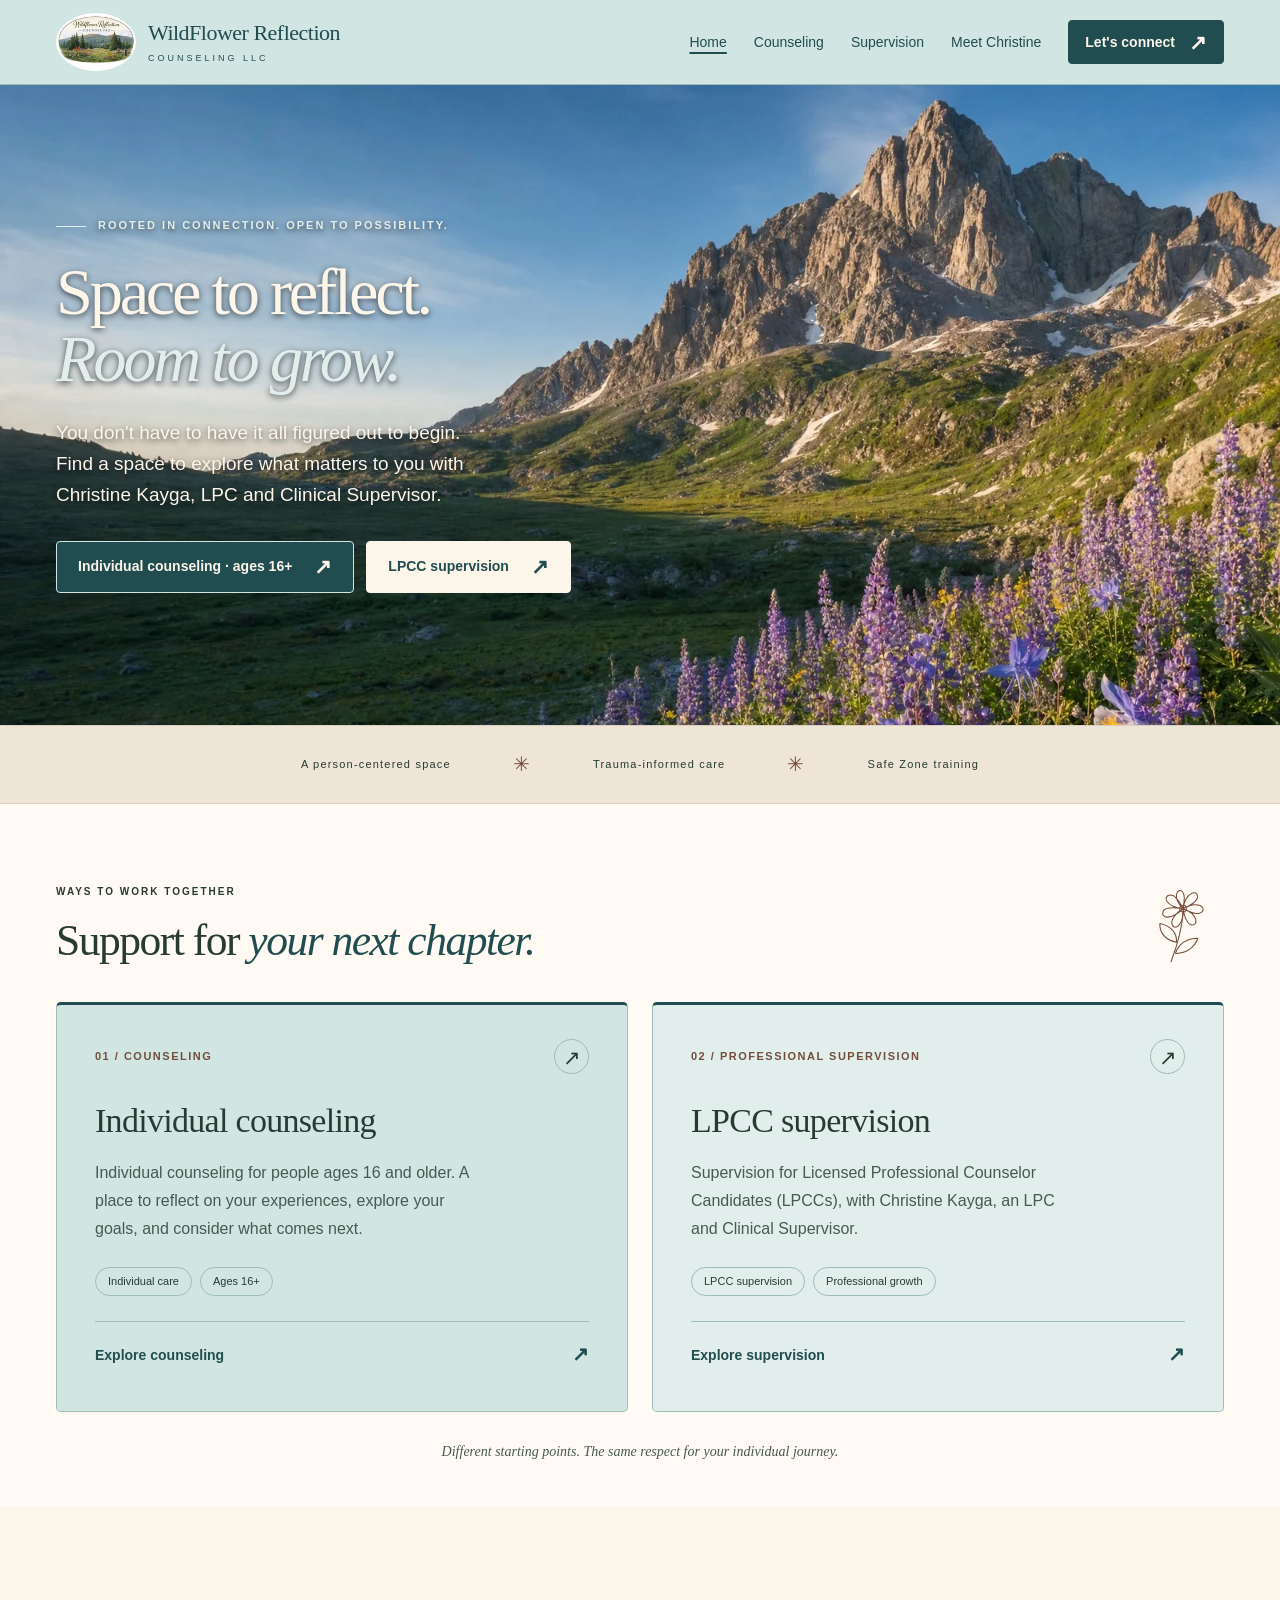
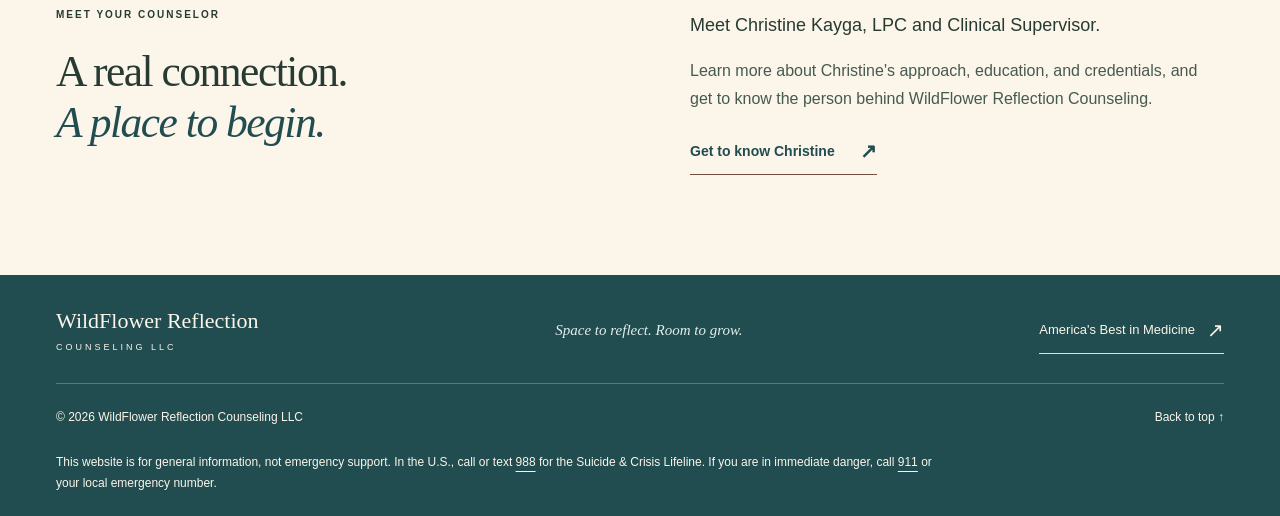
<file: index.html>
<!doctype html>
<html lang="en">
  <head>
    <meta charset="utf-8">
    <meta name="viewport" content="width=device-width, initial-scale=1">
    <meta name="theme-color" content="#d1e6e3">
    <meta name="description" content="Meet Christine Kayga, LPC and Clinical Supervisor at WildFlower Reflection Counseling LLC. Individual counseling for ages 16+ and supervision for LPCCs.">
    <title>WildFlower Reflection Counseling | Christine Kayga, LPC and Clinical Supervisor</title>
    <link rel="icon" href="favicon.svg" type="image/svg+xml">
    <link rel="stylesheet" href="styles.css?v=wildflower-centered-bio">
    <script src="script.js" defer></script>
  </head>
  <body>
    <a class="skip-link" href="#main">Skip to content</a>
    <svg class="svg-definitions" xmlns="http://www.w3.org/2000/svg" aria-hidden="true">
      <symbol id="wildflower" viewBox="0 0 100 130">
        <g fill="none" stroke="currentColor" stroke-width="1.6" stroke-linecap="round" stroke-linejoin="round">
          <path d="M49 123c4-26 7-51 2-79M51 92C31 92 22 81 20 69c18 0 29 9 31 23ZM53 109c17-3 27-16 29-30-18 4-27 14-29 30Z"/>
          <path d="M50 39C28 25 36 8 44 14c4 3 6 13 6 25Zm0 0c-1-26 15-33 18-23 2 7-8 17-18 23Zm0 0c20-17 36-9 29 0-5 6-16 4-29 0Zm0 0c25 4 29 21 18 22-8 0-14-12-18-22Zm0 0c7 24-5 37-11 28-5-7 3-20 11-28Zm0 0c-13 22-31 22-29 11 1-8 16-10 29-11Zm0 0c-27 3-35-12-24-16 7-2 17 7 24 16Z"/>
          <circle cx="50" cy="39" r="5"/>
        </g>
      </symbol>
    </svg>

    <header class="site-header">
      <div class="container header-inner">
        <a class="brand" href="index.html" aria-label="WildFlower Reflection Counseling home">
          <img src="image/wildflower-logo-160.webp" width="160" height="107" alt="Wildflower Reflection Counseling mountain and wildflower logo">
          <span class="brand-name">WildFlower Reflection<span>COUNSELING LLC</span></span>
        </a>
        <button class="menu-toggle" type="button" aria-expanded="false" aria-controls="primary-nav">Menu <span aria-hidden="true">☰</span></button>
        <nav class="primary-nav" id="primary-nav" aria-label="Main navigation">
          <a href="index.html" aria-current="page">Home</a>
          <a href="counseling.html">Counseling</a>
          <a href="supervision.html">Supervision</a>
          <a href="christine.html">Meet Christine</a>
          <a class="button button-small" href="connect.html">Let's connect <span aria-hidden="true">↗</span></a>
        </nav>
      </div>
    </header>

    <main id="main">
      <section class="hero hero--home container" id="home" aria-labelledby="hero-title">
        <div class="hero-copy">
          <p class="eyebrow"><span class="little-line"></span> ROOTED IN CONNECTION. OPEN TO POSSIBILITY.</p>
          <h1 id="hero-title">Space to reflect.<br><em>Room to grow.</em></h1>
          <p class="hero-description">You don't have to have it all figured out to begin. Find a space to explore what matters to you with Christine Kayga, LPC and Clinical Supervisor.</p>
          <div class="hero-actions">
            <a class="button" href="counseling.html">Individual counseling · ages 16+ <span aria-hidden="true">↗</span></a>
            <a class="button button-outline" href="supervision.html">LPCC supervision <span aria-hidden="true">↗</span></a>
          </div>
        </div>
        <div class="hero-visual">
          <div class="photo-frame" data-background-media>
            <img class="hero-photo" src="image/home-1200.webp" srcset="image/home-640.webp 640w, image/home-1200.webp 1200w, image/home-1600.webp 1600w" sizes="(max-width: 600px) 850px, (max-width: 800px) 1000px, 100vw" alt="" width="1200" height="1200" fetchpriority="high">
            <!-- Set data-src to approved footage; leave empty to keep the image without video requests. -->
            <video class="background-video" data-src="" muted loop playsinline preload="none" aria-hidden="true" tabindex="-1"></video>
            <button class="video-toggle" type="button" hidden>Play background video</button>
          </div>
          <p class="video-status sr-only" role="status"></p>
        </div>
      </section>

      <div class="values-strip">
        <div class="container values-inner"><span>A person-centered space</span><span class="value-star" aria-hidden="true">✳</span><span>Trauma-informed care</span><span class="value-star" aria-hidden="true">✳</span><span>Safe Zone training</span></div>
      </div>

      <section class="services-section" id="services" aria-labelledby="services-title">
        <div class="container">
          <div class="section-heading"><div><p class="eyebrow">WAYS TO WORK TOGETHER</p><h2 id="services-title">Support for <em>your next chapter.</em></h2></div><svg class="heading-flower" aria-hidden="true"><use href="#wildflower"/></svg></div>
          <div class="service-grid">
            <article class="service-card">
              <div class="card-top"><span class="card-number">01 / COUNSELING</span><span class="card-icon" aria-hidden="true">↗</span></div>
              <h3>Individual counseling</h3>
              <p>Individual counseling for people ages 16 and older. A place to reflect on your experiences, explore your goals, and consider what comes next.</p>
              <div class="service-tags"><span>Individual care</span><span>Ages 16+</span></div>
              <a class="text-link" href="counseling.html">Explore counseling <span aria-hidden="true">↗</span></a>
            </article>
            <article class="service-card supervision-card">
              <div class="card-top"><span class="card-number">02 / PROFESSIONAL SUPERVISION</span><span class="card-icon" aria-hidden="true">↗</span></div>
              <h3>LPCC supervision</h3>
              <p>Supervision for Licensed Professional Counselor Candidates (LPCCs), with Christine Kayga, an LPC and Clinical Supervisor.</p>
              <div class="service-tags"><span>LPCC supervision</span><span>Professional growth</span></div>
              <a class="text-link" href="supervision.html">Explore supervision <span aria-hidden="true">↗</span></a>
            </article>
          </div>
          <p class="services-note">Different starting points. The same respect for your individual journey.</p>
        </div>
      </section>

      <section class="section container approach-section" aria-labelledby="welcome-title">
        <div class="section-intro">
          <p class="eyebrow">MEET YOUR COUNSELOR</p>
          <h2 id="welcome-title">A real connection.<br><em>A place to begin.</em></h2>
        </div>
        <div class="approach-copy">
          <p class="lead">Meet Christine Kayga, LPC and Clinical Supervisor.</p>
          <p>Learn more about Christine's approach, education, and credentials, and get to know the person behind WildFlower Reflection Counseling.</p>
          <a class="text-link" href="christine.html">Get to know Christine <span aria-hidden="true">↗</span></a>
        </div>
      </section>
    </main>

    <footer class="site-footer">
      <div class="container">
        <div class="footer-main"><a class="footer-brand" href="index.html">WildFlower Reflection<span>COUNSELING LLC</span></a><p>Space to reflect. Room to grow.</p><a class="text-link" href="https://americasbestinmedicine.com/providers/christinem-kayga" target="_blank" rel="noopener noreferrer">America's Best in Medicine <span aria-hidden="true">↗</span><span class="sr-only"> (opens in a new tab)</span></a></div>
        <div class="footer-bottom"><p>&copy; <span id="year">2026</span> WildFlower Reflection Counseling LLC</p><a href="#home">Back to top ↑</a></div>
        <p class="crisis-note">This website is for general information, not emergency support. In the U.S., call or text <a href="tel:988">988</a> for the Suicide &amp; Crisis Lifeline. If you are in immediate danger, call <a href="tel:911">911</a> or your local emergency number.</p>
      </div>
    </footer>
  </body>
</html>
</file>
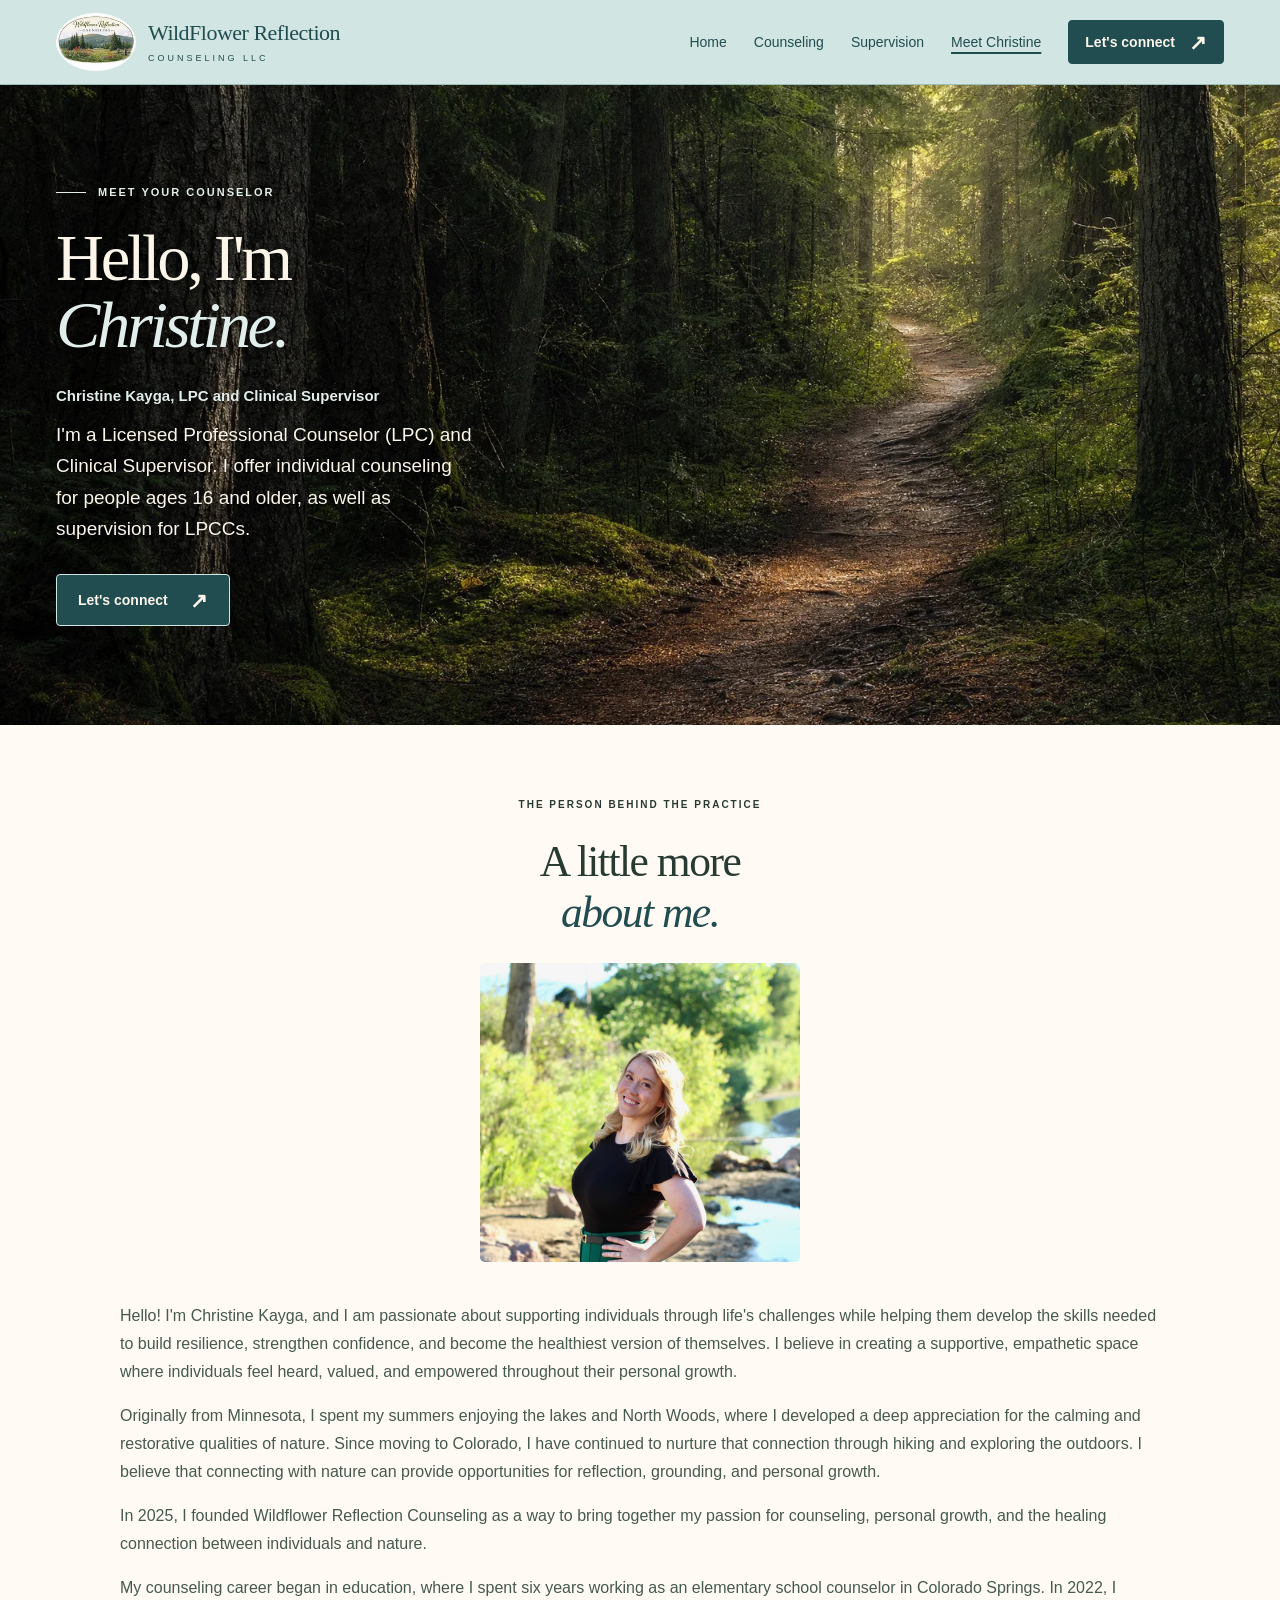
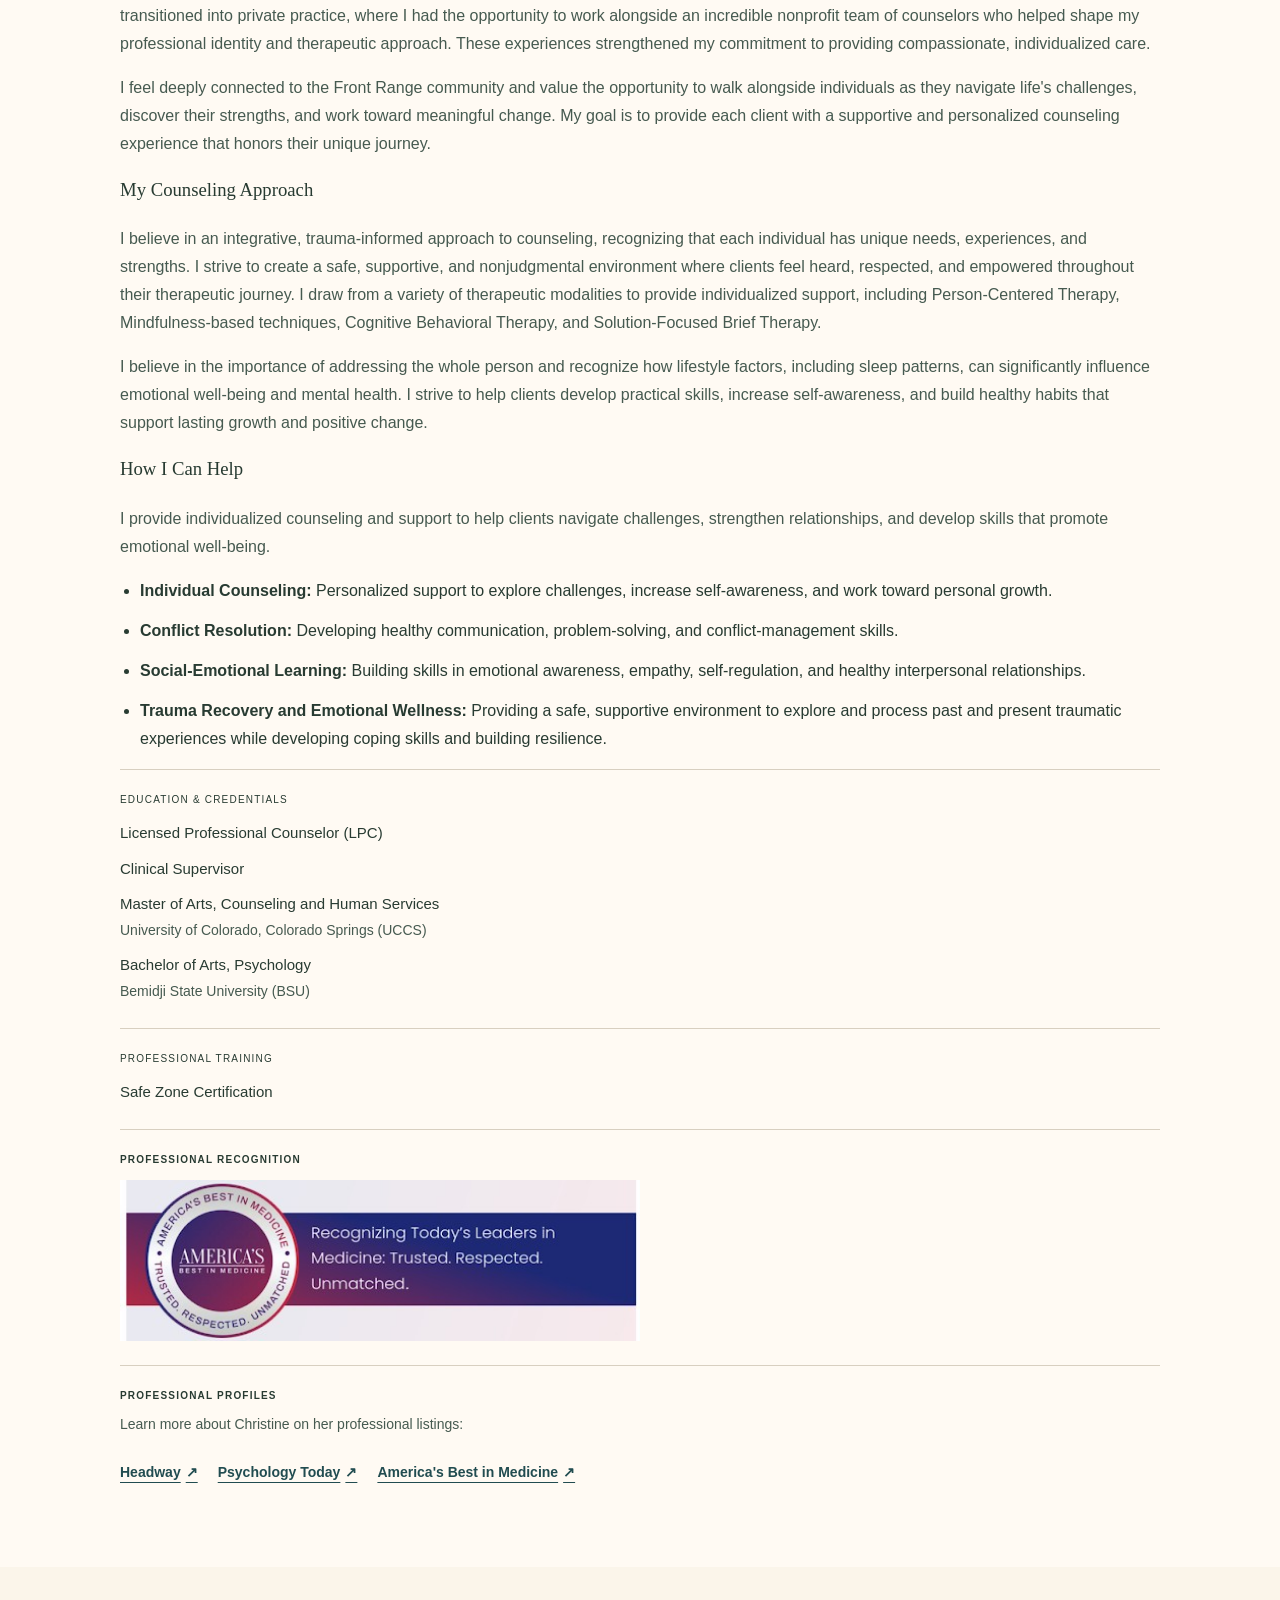
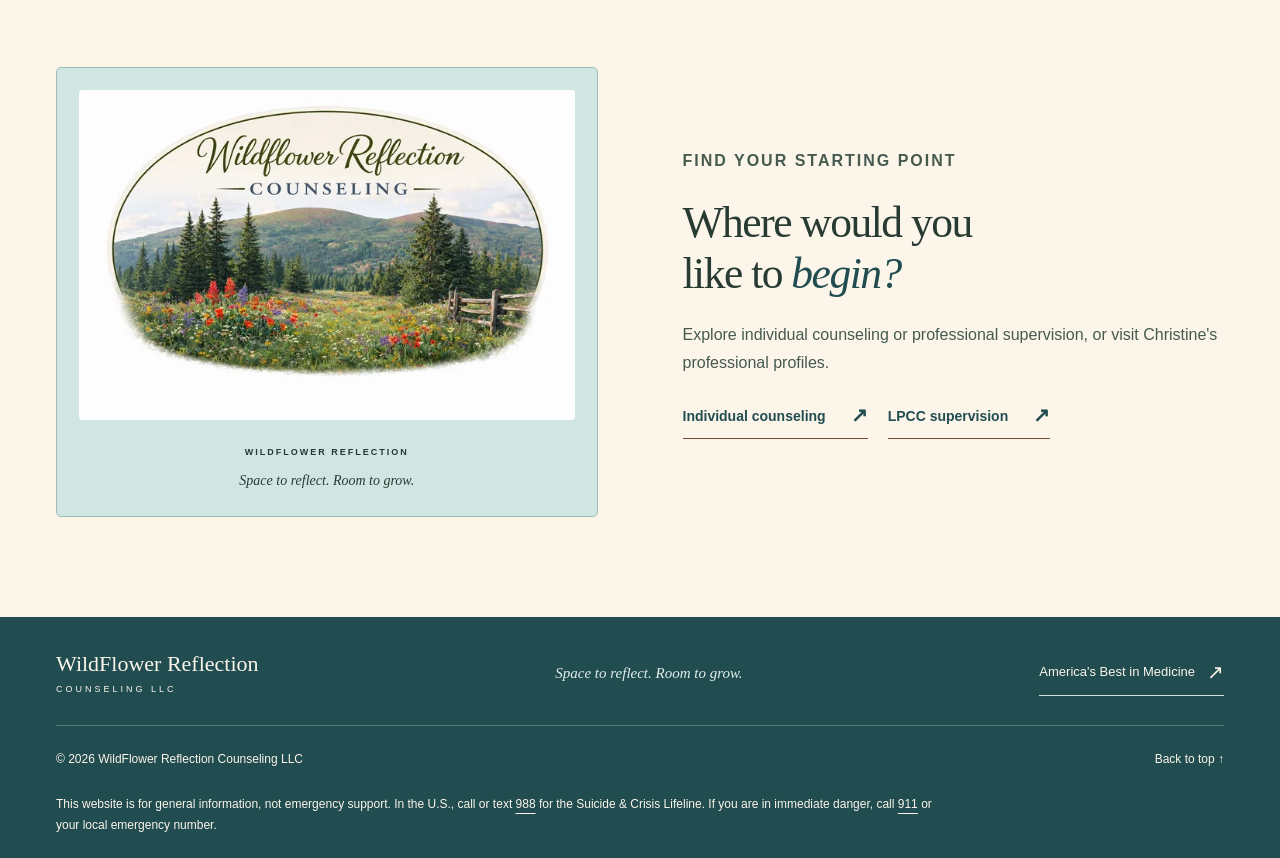
<file: christine.html>
<!doctype html>
<html lang="en">
  <head>
    <meta charset="utf-8">
    <meta name="viewport" content="width=device-width, initial-scale=1">
    <meta name="theme-color" content="#d1e6e3">
    <meta name="description" content="Meet Christine Kayga, LPC and Clinical Supervisor. Learn about her integrative, trauma-informed counseling approach and professional background.">
    <title>Meet Christine Kayga | WildFlower Reflection Counseling</title>
    <link rel="icon" href="favicon.svg" type="image/svg+xml">
    <link rel="stylesheet" href="styles.css?v=wildflower-centered-bio">
    <script src="script.js" defer></script>
  </head>
  <body>
    <a class="skip-link" href="#main">Skip to content</a>
    <header class="site-header">
      <div class="container header-inner">
        <a class="brand" href="index.html" aria-label="WildFlower Reflection Counseling home">
          <img src="image/wildflower-logo-160.webp" width="160" height="107" alt="Wildflower Reflection Counseling mountain and wildflower logo">
          <span class="brand-name">WildFlower Reflection<span>COUNSELING LLC</span></span>
        </a>
        <button class="menu-toggle" type="button" aria-expanded="false" aria-controls="primary-nav">Menu <span aria-hidden="true">☰</span></button>
        <nav class="primary-nav" id="primary-nav" aria-label="Main navigation">
          <a href="index.html">Home</a>
          <a href="counseling.html">Counseling</a>
          <a href="supervision.html">Supervision</a>
          <a href="christine.html" aria-current="page">Meet Christine</a>
          <a class="button button-small" href="connect.html">Let's connect <span aria-hidden="true">↗</span></a>
        </nav>
      </div>
    </header>
    <main id="main">
      <section class="hero hero--christine page-hero container" id="top" aria-labelledby="hero-title">
        <div class="hero-copy">
          <p class="eyebrow"><span class="little-line"></span> MEET YOUR COUNSELOR</p>
          <h1 id="hero-title">Hello, I'm<br><em>Christine.</em></h1>
          <p class="credential-line">Christine Kayga, LPC and Clinical Supervisor</p>
          <p class="hero-description">I'm a Licensed Professional Counselor (LPC) and Clinical Supervisor. I offer individual counseling for people ages 16 and older, as well as supervision for LPCCs.</p>
          <a class="button" href="connect.html">Let's connect <span aria-hidden="true">↗</span></a>
        </div>
        <div class="hero-visual">
          <div class="photo-frame" data-background-media>
            <img class="hero-photo" src="image/christine-1200.webp" srcset="image/christine-640.webp 640w, image/christine-1200.webp 1200w, image/christine-1600.webp 1600w" sizes="(max-width: 600px) 850px, (max-width: 800px) 1000px, 100vw" alt="" width="1200" height="1200" fetchpriority="high">
            <video class="background-video" data-src="" muted loop playsinline preload="none" aria-hidden="true" tabindex="-1"></video>
            <button class="video-toggle" type="button" hidden>Play background video</button>
          </div>
          <p class="video-status sr-only" role="status"></p>
        </div>
      </section>
      <section class="faq-section section" aria-labelledby="bio-title">
        <div class="container approach-section christine-bio">
          <div>
            <p class="eyebrow">THE PERSON BEHIND THE PRACTICE</p>
            <h2 id="bio-title">A little more<br><em>about me.</em></h2>
            <img class="christine-portrait" src="image/headshot2.jpg" alt="Christine Kayga" width="1280" height="1196" loading="lazy" decoding="async">
          </div>
          <div class="about-copy">
            <p>Hello! I'm Christine Kayga, and I am passionate about supporting individuals through life's challenges while helping them develop the skills needed to build resilience, strengthen confidence, and become the healthiest version of themselves. I believe in creating a supportive, empathetic space where individuals feel heard, valued, and empowered throughout their personal growth.</p>
            <p>Originally from Minnesota, I spent my summers enjoying the lakes and North Woods, where I developed a deep appreciation for the calming and restorative qualities of nature. Since moving to Colorado, I have continued to nurture that connection through hiking and exploring the outdoors. I believe that connecting with nature can provide opportunities for reflection, grounding, and personal growth.</p>
            <p>In 2025, I founded Wildflower Reflection Counseling as a way to bring together my passion for counseling, personal growth, and the healing connection between individuals and nature.</p>
            <p>My counseling career began in education, where I spent six years working as an elementary school counselor in Colorado Springs. In 2022, I transitioned into private practice, where I had the opportunity to work alongside an incredible nonprofit team of counselors who helped shape my professional identity and therapeutic approach. These experiences strengthened my commitment to providing compassionate, individualized care.</p>
            <p>I feel deeply connected to the Front Range community and value the opportunity to walk alongside individuals as they navigate life's challenges, discover their strengths, and work toward meaningful change. My goal is to provide each client with a supportive and personalized counseling experience that honors their unique journey.</p>
            <h3>My Counseling Approach</h3>
            <p>I believe in an integrative, trauma-informed approach to counseling, recognizing that each individual has unique needs, experiences, and strengths. I strive to create a safe, supportive, and nonjudgmental environment where clients feel heard, respected, and empowered throughout their therapeutic journey. I draw from a variety of therapeutic modalities to provide individualized support, including Person-Centered Therapy, Mindfulness-based techniques, Cognitive Behavioral Therapy, and Solution-Focused Brief Therapy.</p>
            <p>I believe in the importance of addressing the whole person and recognize how lifestyle factors, including sleep patterns, can significantly influence emotional well-being and mental health. I strive to help clients develop practical skills, increase self-awareness, and build healthy habits that support lasting growth and positive change.</p>
            <h3>How I Can Help</h3>
            <p>I provide individualized counseling and support to help clients navigate challenges, strengthen relationships, and develop skills that promote emotional well-being.</p>
            <ul class="bio-services">
              <li><strong>Individual Counseling:</strong> Personalized support to explore challenges, increase self-awareness, and work toward personal growth.</li>
              <li><strong>Conflict Resolution:</strong> Developing healthy communication, problem-solving, and conflict-management skills.</li>
              <li><strong>Social-Emotional Learning:</strong> Building skills in emotional awareness, empathy, self-regulation, and healthy interpersonal relationships.</li>
              <li><strong>Trauma Recovery and Emotional Wellness:</strong> Providing a safe, supportive environment to explore and process past and present traumatic experiences while developing coping skills and building resilience.</li>
            </ul>
            <div class="education"><h3>Education &amp; credentials</h3><ul><li><strong>Licensed Professional Counselor (LPC)</strong></li><li><strong>Clinical Supervisor</strong></li><li><strong>Master of Arts, Counseling and Human Services</strong><span>University of Colorado, Colorado Springs (UCCS)</span></li><li><strong>Bachelor of Arts, Psychology</strong><span>Bemidji State University (BSU)</span></li></ul></div>
            <div class="education"><h3>Professional training</h3><ul><li><strong>Safe Zone Certification</strong></li></ul></div>
            <figure class="medicine-recognition"><figcaption>Professional recognition</figcaption><a href="https://americasbestinmedicine.com/providers/christinem-kayga" target="_blank" rel="noopener noreferrer"><img src="image/badge.jpg" alt="America's Best in Medicine: Recognizing Today's Leaders in Medicine—Trusted. Respected. Unmatched." width="512" height="158" loading="lazy" decoding="async"></a></figure>
            <div class="professional-profiles">
              <h3>Professional profiles</h3>
              <p>Learn more about Christine on her professional listings:</p>
              <ul>
                <li><a href="https://care.headway.co/providers/christine-kayga" target="_blank" rel="noopener noreferrer">Headway <span aria-hidden="true">↗</span><span class="sr-only"> (opens in a new tab)</span></a></li>
                <li><a href="https://www.psychologytoday.com/profile/979548" target="_blank" rel="noopener noreferrer">Psychology Today <span aria-hidden="true">↗</span><span class="sr-only"> (opens in a new tab)</span></a></li>
                <li><a href="https://americasbestinmedicine.com/providers/christinem-kayga" target="_blank" rel="noopener noreferrer">America's Best in Medicine <span aria-hidden="true">↗</span><span class="sr-only"> (opens in a new tab)</span></a></li>
              </ul>
            </div>
          </div>
        </div>
      </section>
      <section class="section container about-section" aria-labelledby="story-title">
        <div class="about-art">
          <div class="logo-mat"><img src="image/wildflower-logo-640.webp" alt="Wildflower Reflection Counseling logo featuring a mountain meadow in bloom" width="640" height="427" loading="lazy" decoding="async"></div>
          <div class="about-caption"><span class="eyebrow">WILDFLOWER REFLECTION</span><span>Space to reflect. Room to grow.</span></div>
        </div>
        <div class="approach-copy"><p class="eyebrow">FIND YOUR STARTING POINT</p><h2 id="story-title">Where would you<br>like to <em>begin?</em></h2><p>Explore individual counseling or professional supervision, or visit Christine's professional profiles.</p><div class="page-links"><a class="text-link" href="counseling.html">Individual counseling <span aria-hidden="true">↗</span></a><a class="text-link" href="supervision.html">LPCC supervision <span aria-hidden="true">↗</span></a></div></div>
      </section>
    </main>
    <footer class="site-footer">
      <div class="container">
        <div class="footer-main"><a class="footer-brand" href="index.html">WildFlower Reflection<span>COUNSELING LLC</span></a><p>Space to reflect. Room to grow.</p><a class="text-link" href="https://americasbestinmedicine.com/providers/christinem-kayga" target="_blank" rel="noopener noreferrer">America's Best in Medicine <span aria-hidden="true">↗</span><span class="sr-only"> (opens in a new tab)</span></a></div>
        <div class="footer-bottom"><p>&copy; <span id="year">2026</span> WildFlower Reflection Counseling LLC</p><a href="#top">Back to top ↑</a></div>
        <p class="crisis-note">This website is for general information, not emergency support. In the U.S., call or text <a href="tel:988">988</a> for the Suicide &amp; Crisis Lifeline. If you are in immediate danger, call <a href="tel:911">911</a> or your local emergency number.</p>
      </div>
    </footer>
  </body>
</html>
</file>
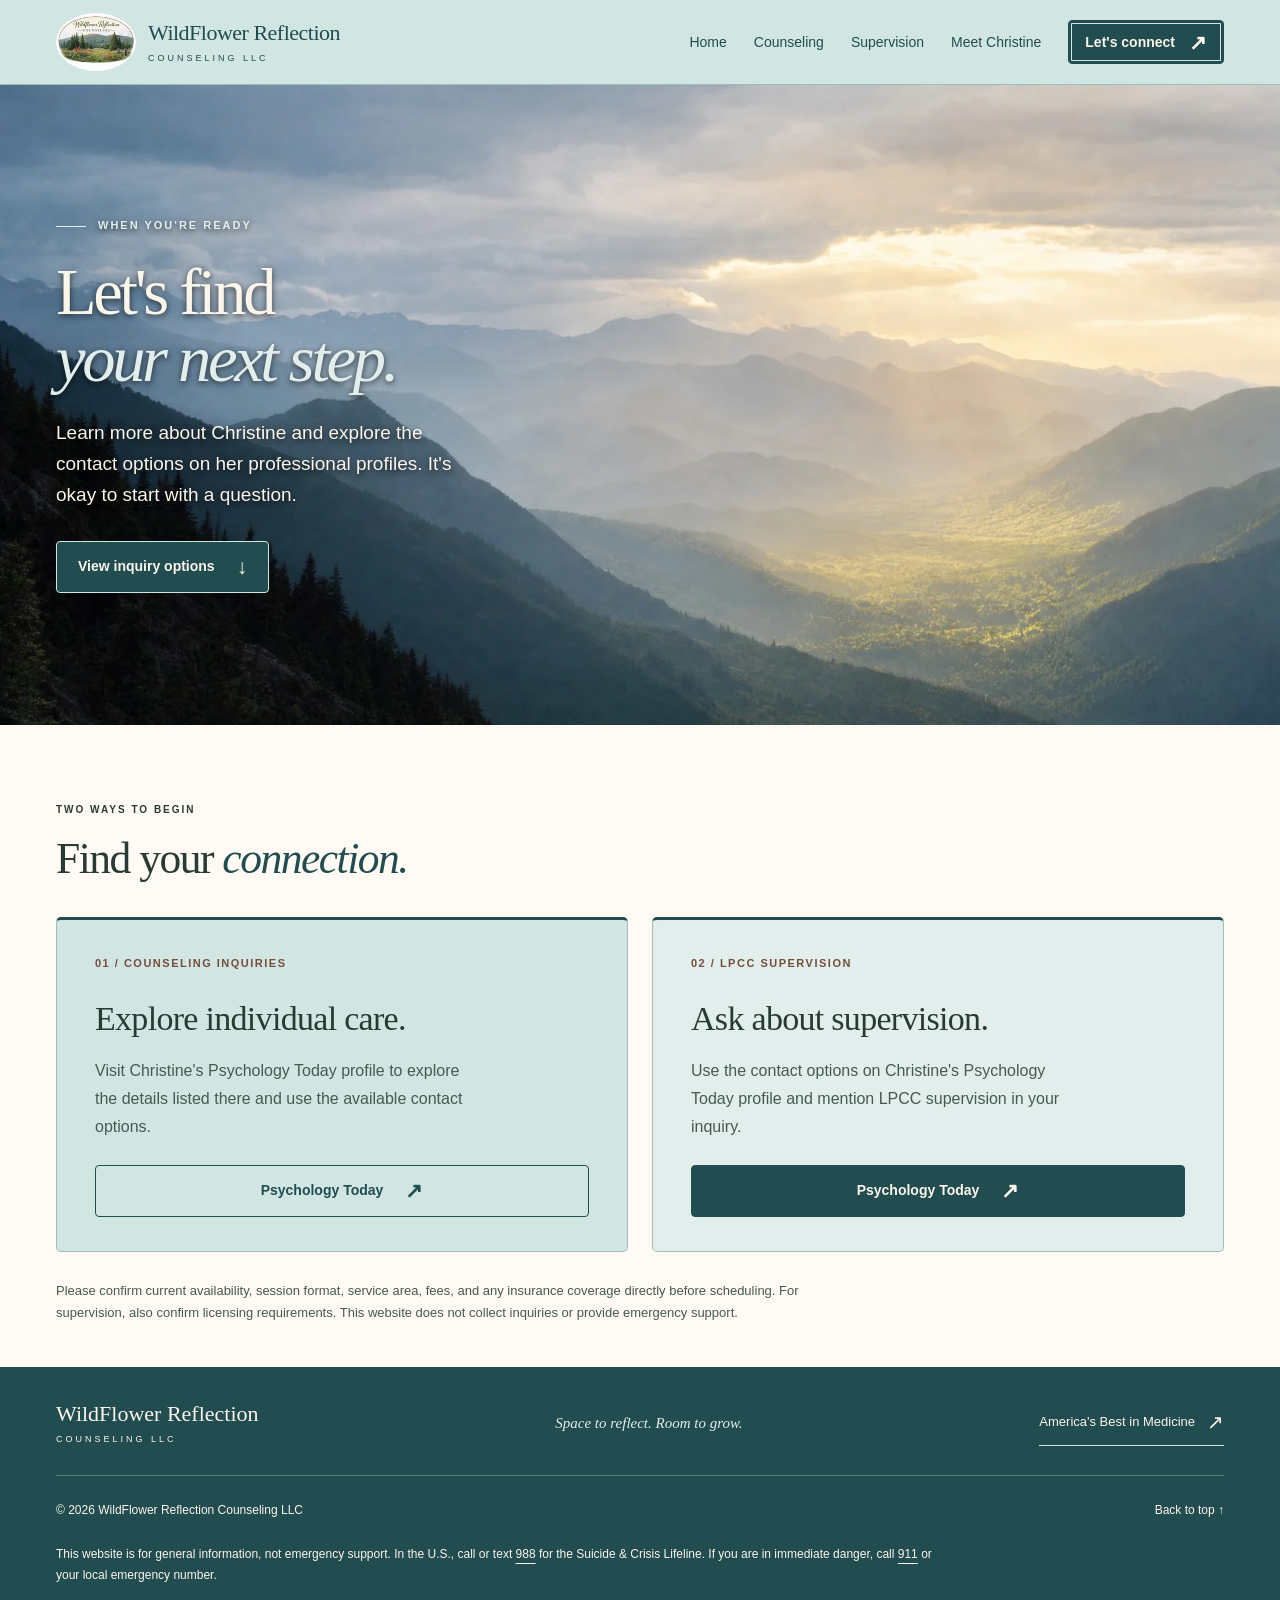
<file: connect.html>
<!doctype html>
<html lang="en">
  <head>
    <meta charset="utf-8">
    <meta name="viewport" content="width=device-width, initial-scale=1">
    <meta name="theme-color" content="#d1e6e3">
    <meta name="description" content="Connect with Christine Kayga through her professional profiles. Explore individual counseling inquiries and LPCC supervision contact options.">
    <title>Connect with Christine | WildFlower Reflection Counseling</title>
    <link rel="icon" href="favicon.svg" type="image/svg+xml">
    <link rel="stylesheet" href="styles.css?v=wildflower-centered-bio">
    <script src="script.js" defer></script>
  </head>
  <body>
    <a class="skip-link" href="#main">Skip to content</a>
    <header class="site-header">
      <div class="container header-inner">
        <a class="brand" href="index.html" aria-label="WildFlower Reflection Counseling home">
          <img src="image/wildflower-logo-160.webp" width="160" height="107" alt="Wildflower Reflection Counseling mountain and wildflower logo">
          <span class="brand-name">WildFlower Reflection<span>COUNSELING LLC</span></span>
        </a>
        <button class="menu-toggle" type="button" aria-expanded="false" aria-controls="primary-nav">Menu <span aria-hidden="true">☰</span></button>
        <nav class="primary-nav" id="primary-nav" aria-label="Main navigation">
          <a href="index.html">Home</a>
          <a href="counseling.html">Counseling</a>
          <a href="supervision.html">Supervision</a>
          <a href="christine.html">Meet Christine</a>
          <a class="button button-small" href="connect.html" aria-current="page">Let's connect <span aria-hidden="true">↗</span></a>
        </nav>
      </div>
    </header>
    <main id="main">
      <section class="hero hero--connect page-hero container" id="top" aria-labelledby="hero-title">
        <div class="hero-copy">
          <p class="eyebrow"><span class="little-line"></span> WHEN YOU'RE READY</p>
          <h1 id="hero-title">Let's find<br><em>your next step.</em></h1>
          <p class="hero-description">Learn more about Christine and explore the contact options on her professional profiles. It's okay to start with a question.</p>
          <a class="button" href="#inquiry-options">View inquiry options <span aria-hidden="true">↓</span></a>
        </div>
        <div class="hero-visual">
          <div class="photo-frame" data-background-media>
            <img class="hero-photo" src="image/connect-1200.webp" srcset="image/connect-640.webp 640w, image/connect-1200.webp 1200w, image/connect-1600.webp 1600w" sizes="(max-width: 600px) 850px, (max-width: 800px) 1000px, 100vw" alt="" width="1200" height="1200" fetchpriority="high">
            <video class="background-video" data-src="" muted loop playsinline preload="none" aria-hidden="true" tabindex="-1"></video>
            <button class="video-toggle" type="button" hidden>Play background video</button>
          </div>
          <p class="video-status sr-only" role="status"></p>
        </div>
      </section>
      <section class="services-section inquiry-section" id="inquiry-options" aria-labelledby="inquiry-title">
        <div class="container">
          <div class="section-heading"><div><p class="eyebrow">TWO WAYS TO BEGIN</p><h2 id="inquiry-title">Find your <em>connection.</em></h2></div></div>
          <div class="service-grid">
            <article class="service-card">
              <span class="card-number">01 / COUNSELING INQUIRIES</span><h3>Explore individual care.</h3>
              <p>Visit Christine's Psychology Today profile to explore the details listed there and use the available contact options.</p>
              <div class="profile-actions"><a class="button button-outline" href="https://www.psychologytoday.com/profile/979548" target="_blank" rel="noopener noreferrer">Psychology Today <span aria-hidden="true">↗</span><span class="sr-only"> (opens in a new tab)</span></a></div>
            </article>
            <article class="service-card supervision-card" id="supervision-inquiry">
              <span class="card-number">02 / LPCC SUPERVISION</span><h3>Ask about supervision.</h3>
              <p>Use the contact options on Christine's Psychology Today profile and mention LPCC supervision in your inquiry.</p>
              <div class="profile-actions"><a class="button" href="https://www.psychologytoday.com/profile/979548" target="_blank" rel="noopener noreferrer">Psychology Today <span aria-hidden="true">↗</span><span class="sr-only"> (opens in a new tab)</span></a></div>
            </article>
          </div>
          <p class="inquiry-note">Please confirm current availability, session format, service area, fees, and any insurance coverage directly before scheduling. For supervision, also confirm licensing requirements. This website does not collect inquiries or provide emergency support.</p>
        </div>
      </section>
    </main>
    <footer class="site-footer">
      <div class="container">
        <div class="footer-main"><a class="footer-brand" href="index.html">WildFlower Reflection<span>COUNSELING LLC</span></a><p>Space to reflect. Room to grow.</p><a class="text-link" href="https://americasbestinmedicine.com/providers/christinem-kayga" target="_blank" rel="noopener noreferrer">America's Best in Medicine <span aria-hidden="true">↗</span><span class="sr-only"> (opens in a new tab)</span></a></div>
        <div class="footer-bottom"><p>&copy; <span id="year">2026</span> WildFlower Reflection Counseling LLC</p><a href="#top">Back to top ↑</a></div>
        <p class="crisis-note">This website is for general information, not emergency support. In the U.S., call or text <a href="tel:988">988</a> for the Suicide &amp; Crisis Lifeline. If you are in immediate danger, call <a href="tel:911">911</a> or your local emergency number.</p>
      </div>
    </footer>
  </body>
</html>
</file>
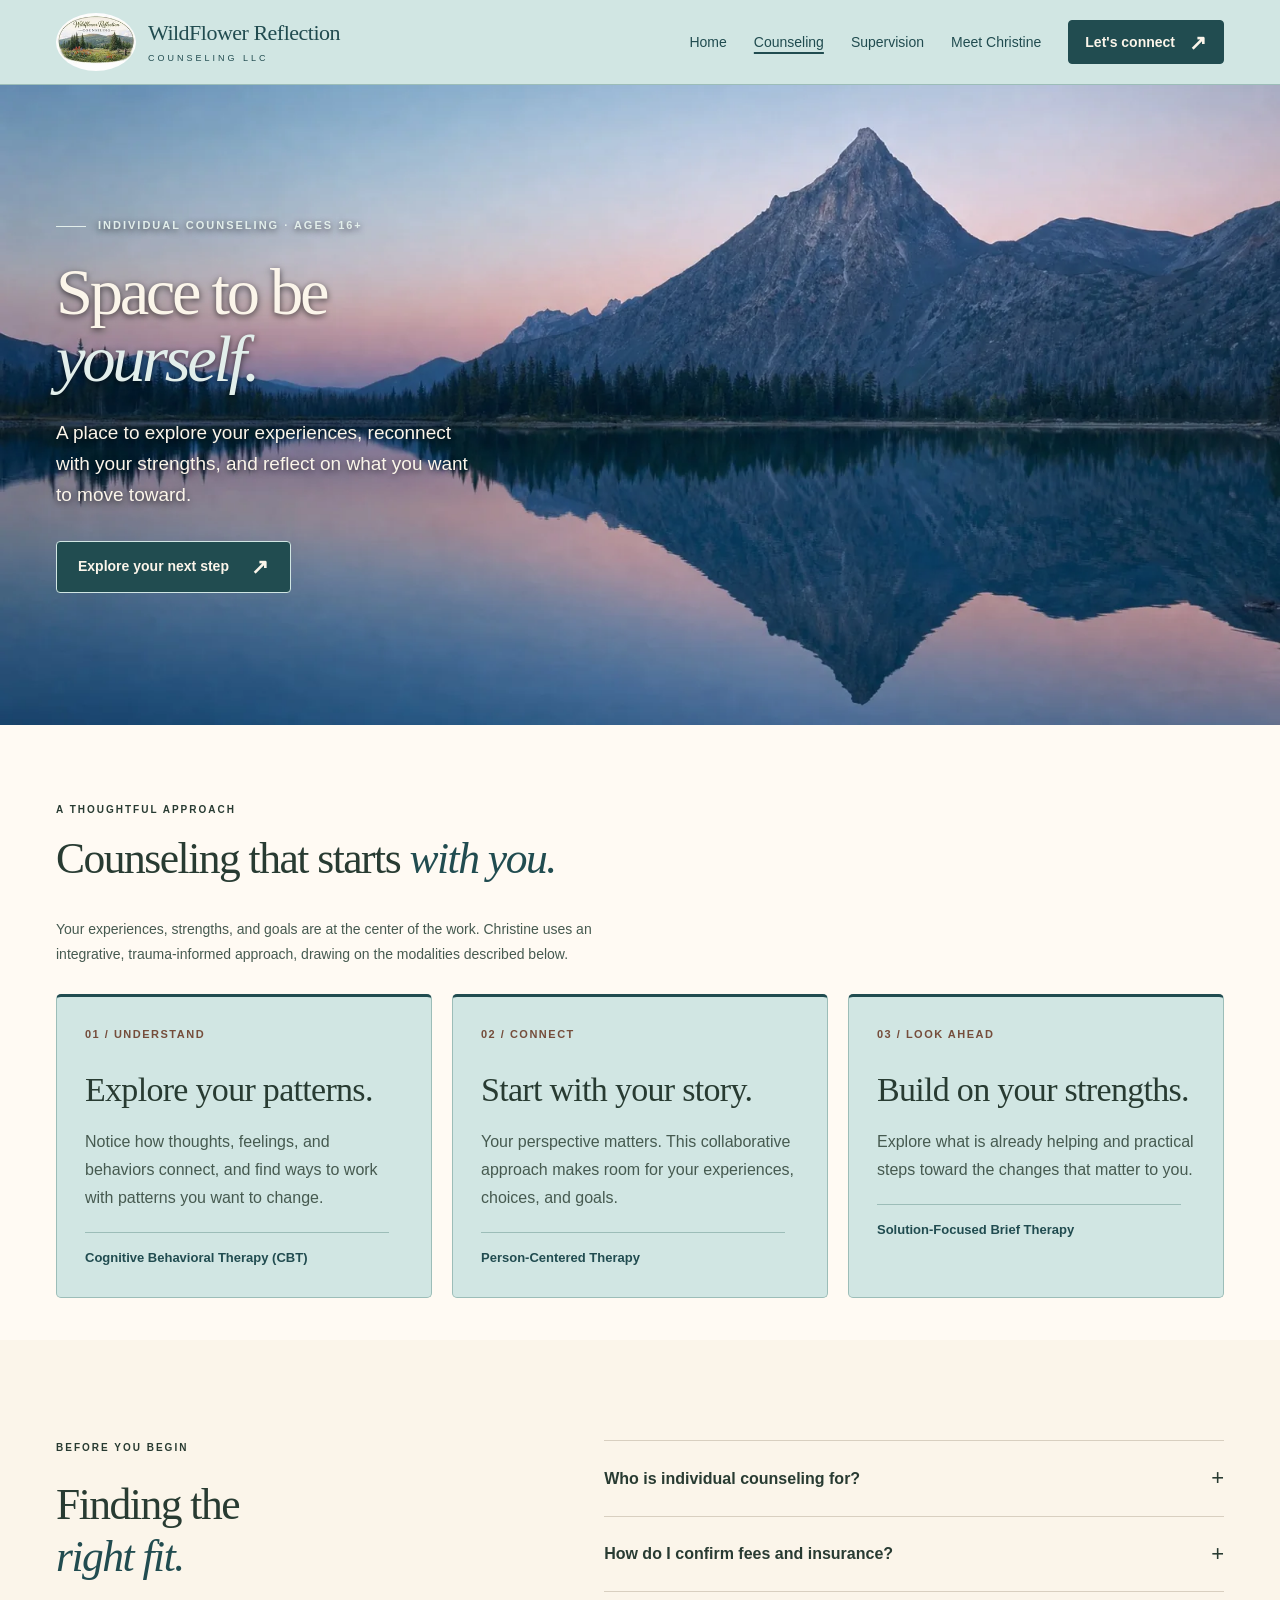
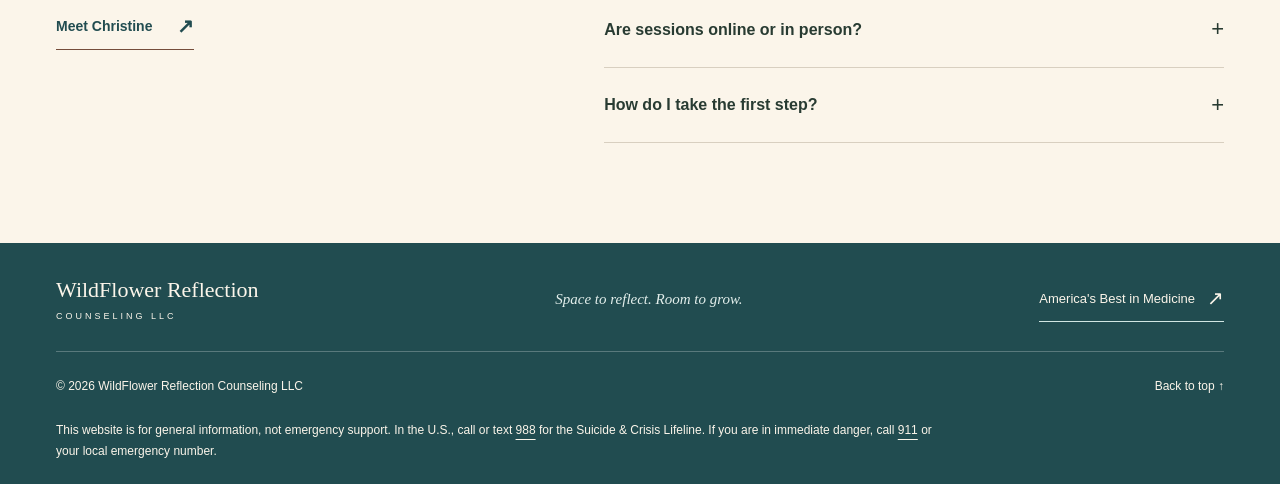
<file: counseling.html>
<!doctype html>
<html lang="en">
  <head>
    <meta charset="utf-8">
    <meta name="viewport" content="width=device-width, initial-scale=1">
    <meta name="theme-color" content="#d1e6e3">
    <meta name="description" content="Individual counseling for ages 16+ with Christine Kayga, LPC. Explore her person-centered, CBT, and solution-focused approaches.">
    <title>Individual Counseling | WildFlower Reflection Counseling</title>
    <link rel="icon" href="favicon.svg" type="image/svg+xml">
    <link rel="stylesheet" href="styles.css?v=wildflower-centered-bio">
    <script src="script.js" defer></script>
  </head>
  <body>
    <a class="skip-link" href="#main">Skip to content</a>
    <header class="site-header">
      <div class="container header-inner">
        <a class="brand" href="index.html" aria-label="WildFlower Reflection Counseling home">
          <img src="image/wildflower-logo-160.webp" width="160" height="107" alt="Wildflower Reflection Counseling mountain and wildflower logo">
          <span class="brand-name">WildFlower Reflection<span>COUNSELING LLC</span></span>
        </a>
        <button class="menu-toggle" type="button" aria-expanded="false" aria-controls="primary-nav">Menu <span aria-hidden="true">☰</span></button>
        <nav class="primary-nav" id="primary-nav" aria-label="Main navigation">
          <a href="index.html">Home</a>
          <a href="counseling.html" aria-current="page">Counseling</a>
          <a href="supervision.html">Supervision</a>
          <a href="christine.html">Meet Christine</a>
          <a class="button button-small" href="connect.html">Let's connect <span aria-hidden="true">↗</span></a>
        </nav>
      </div>
    </header>
    <main id="main">
      <section class="hero hero--counseling page-hero container" id="top" aria-labelledby="hero-title">
        <div class="hero-copy">
          <p class="eyebrow"><span class="little-line"></span> INDIVIDUAL COUNSELING · AGES 16+</p>
          <h1 id="hero-title">Space to be<br><em>yourself.</em></h1>
          <p class="hero-description">A place to explore your experiences, reconnect with your strengths, and reflect on what you want to move toward.</p>
          <a class="button" href="connect.html">Explore your next step <span aria-hidden="true">↗</span></a>
        </div>
        <div class="hero-visual">
          <div class="photo-frame" data-background-media>
            <img class="hero-photo" src="image/counseling-1200.webp" srcset="image/counseling-640.webp 640w, image/counseling-1200.webp 1200w, image/counseling-1600.webp 1600w" sizes="(max-width: 600px) 850px, (max-width: 800px) 1000px, 100vw" alt="" width="1200" height="1200" fetchpriority="high">
            <video class="background-video" data-src="" muted loop playsinline preload="none" aria-hidden="true" tabindex="-1"></video>
            <button class="video-toggle" type="button" hidden>Play background video</button>
          </div>
          <p class="video-status sr-only" role="status"></p>
        </div>
      </section>
      <section class="services-section approach-details" aria-labelledby="approach-title">
        <div class="container">
          <div class="section-heading"><div><p class="eyebrow">A THOUGHTFUL APPROACH</p><h2 id="approach-title">Counseling that starts <em>with you.</em></h2></div></div>
          <p class="section-description">Your experiences, strengths, and goals are at the center of the work. Christine uses an integrative, trauma-informed approach, drawing on the modalities described below.</p>
          <div class="approach-grid">
            <article class="service-card"><span class="card-number">01 / UNDERSTAND</span><h3>Explore your patterns.</h3><p>Notice how thoughts, feelings, and behaviors connect, and find ways to work with patterns you want to change.</p><p class="approach-name">Cognitive Behavioral Therapy (CBT)</p></article>
            <article class="service-card"><span class="card-number">02 / CONNECT</span><h3>Start with your story.</h3><p>Your perspective matters. This collaborative approach makes room for your experiences, choices, and goals.</p><p class="approach-name">Person-Centered Therapy</p></article>
            <article class="service-card"><span class="card-number">03 / LOOK AHEAD</span><h3>Build on your strengths.</h3><p>Explore what is already helping and practical steps toward the changes that matter to you.</p><p class="approach-name">Solution-Focused Brief Therapy</p></article>
          </div>
        </div>
      </section>
      <section class="section container faq-layout" aria-labelledby="faq-title">
        <div><p class="eyebrow">BEFORE YOU BEGIN</p><h2 id="faq-title">Finding the<br><em>right fit.</em></h2><a class="text-link" href="christine.html">Meet Christine <span aria-hidden="true">↗</span></a></div>
        <div class="faq-list">
          <details><summary>Who is individual counseling for?<span aria-hidden="true">+</span></summary><p>Christine offers individual counseling for people ages 16 and older. Use the contact options on her professional profiles to discuss your needs and whether her practice is a fit.</p></details>
          <details><summary>How do I confirm fees and insurance?<span aria-hidden="true">+</span></summary><p>Explore the information on Christine's professional profiles and confirm current fees, insurance coverage, and any out-of-pocket costs directly before scheduling.</p></details>
          <details><summary>Are sessions online or in person?<span aria-hidden="true">+</span></summary><p>Please confirm current session format, service area, and availability directly with Christine through the contact options on her professional profiles.</p></details>
          <details><summary>How do I take the first step?<span aria-hidden="true">+</span></summary><p>Visit the <a href="connect.html">Connect page</a> to explore Christine's Psychology Today profile and available contact options.</p></details>
        </div>
      </section>
    </main>
    <footer class="site-footer">
      <div class="container">
        <div class="footer-main"><a class="footer-brand" href="index.html">WildFlower Reflection<span>COUNSELING LLC</span></a><p>Space to reflect. Room to grow.</p><a class="text-link" href="https://americasbestinmedicine.com/providers/christinem-kayga" target="_blank" rel="noopener noreferrer">America's Best in Medicine <span aria-hidden="true">↗</span><span class="sr-only"> (opens in a new tab)</span></a></div>
        <div class="footer-bottom"><p>&copy; <span id="year">2026</span> WildFlower Reflection Counseling LLC</p><a href="#top">Back to top ↑</a></div>
        <p class="crisis-note">This website is for general information, not emergency support. In the U.S., call or text <a href="tel:988">988</a> for the Suicide &amp; Crisis Lifeline. If you are in immediate danger, call <a href="tel:911">911</a> or your local emergency number.</p>
      </div>
    </footer>
  </body>
</html>
</file>
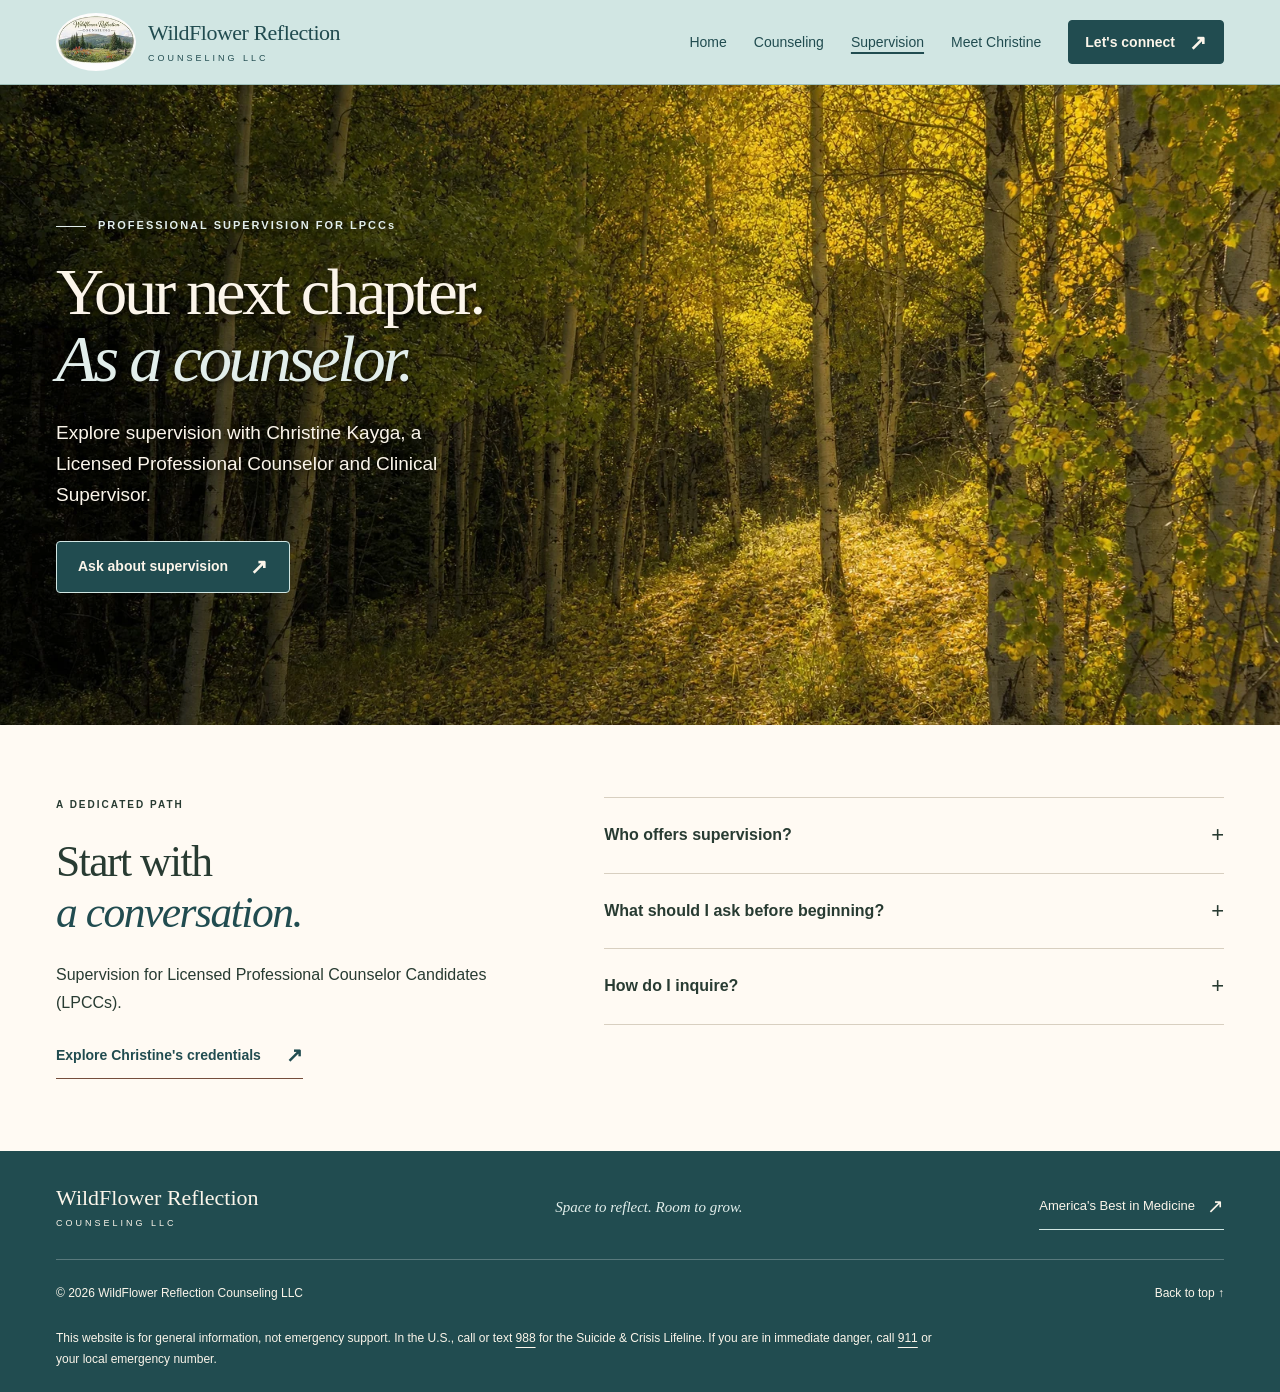
<file: supervision.html>
<!doctype html>
<html lang="en">
  <head>
    <meta charset="utf-8">
    <meta name="viewport" content="width=device-width, initial-scale=1">
    <meta name="theme-color" content="#d1e6e3">
    <meta name="description" content="Explore supervision for Licensed Professional Counselor Candidates with Christine Kayga, LPC and Clinical Supervisor, at WildFlower Reflection Counseling.">
    <title>LPCC Supervision | WildFlower Reflection Counseling</title>
    <link rel="icon" href="favicon.svg" type="image/svg+xml">
    <link rel="stylesheet" href="styles.css?v=wildflower-centered-bio">
    <script src="script.js" defer></script>
  </head>
  <body>
    <a class="skip-link" href="#main">Skip to content</a>
    <header class="site-header">
      <div class="container header-inner">
        <a class="brand" href="index.html" aria-label="WildFlower Reflection Counseling home">
          <img src="image/wildflower-logo-160.webp" width="160" height="107" alt="Wildflower Reflection Counseling mountain and wildflower logo">
          <span class="brand-name">WildFlower Reflection<span>COUNSELING LLC</span></span>
        </a>
        <button class="menu-toggle" type="button" aria-expanded="false" aria-controls="primary-nav">Menu <span aria-hidden="true">☰</span></button>
        <nav class="primary-nav" id="primary-nav" aria-label="Main navigation">
          <a href="index.html">Home</a>
          <a href="counseling.html">Counseling</a>
          <a href="supervision.html" aria-current="page">Supervision</a>
          <a href="christine.html">Meet Christine</a>
          <a class="button button-small" href="connect.html">Let's connect <span aria-hidden="true">↗</span></a>
        </nav>
      </div>
    </header>
    <main id="main">
      <section class="hero hero--supervision page-hero container" id="top" aria-labelledby="hero-title">
        <div class="hero-copy">
          <p class="eyebrow"><span class="little-line"></span> PROFESSIONAL SUPERVISION FOR LPCCs</p>
          <h1 id="hero-title">Your next chapter.<br><em>As a counselor.</em></h1>
          <p class="hero-description">Explore supervision with Christine Kayga, a Licensed Professional Counselor and Clinical Supervisor.</p>
          <a class="button" href="connect.html#supervision-inquiry">Ask about supervision <span aria-hidden="true">↗</span></a>
        </div>
        <div class="hero-visual">
          <div class="photo-frame" data-background-media>
            <img class="hero-photo" src="image/supervision-1200.webp" srcset="image/supervision-640.webp 640w, image/supervision-1200.webp 1200w, image/supervision-1600.webp 1600w" sizes="(max-width: 600px) 850px, (max-width: 800px) 1000px, 100vw" alt="" width="1200" height="1200" fetchpriority="high">
            <video class="background-video" data-src="" muted loop playsinline preload="none" aria-hidden="true" tabindex="-1"></video>
            <button class="video-toggle" type="button" hidden>Play background video</button>
          </div>
          <p class="video-status sr-only" role="status"></p>
        </div>
      </section>
      <section class="faq-section section" aria-labelledby="supervision-title">
        <div class="container faq-layout">
          <div><p class="eyebrow">A DEDICATED PATH</p><h2 id="supervision-title">Start with<br><em>a conversation.</em></h2><p>Supervision for Licensed Professional Counselor Candidates (LPCCs).</p><a class="text-link" href="christine.html">Explore Christine's credentials <span aria-hidden="true">↗</span></a></div>
          <div class="faq-list">
            <details><summary>Who offers supervision?<span aria-hidden="true">+</span></summary><p>Christine Kayga is an LPC and Clinical Supervisor who offers supervision for Licensed Professional Counselor Candidates.</p></details>
            <details><summary>What should I ask before beginning?<span aria-hidden="true">+</span></summary><p>Discuss your licensing requirements, professional goals, supervision format, fees, and current availability with Christine. Confirm that the proposed arrangement meets your licensing board's requirements before beginning.</p></details>
            <details><summary>How do I inquire?<span aria-hidden="true">+</span></summary><p>Use the contact options on Christine's Psychology Today profile and mention LPCC supervision. The <a href="connect.html#supervision-inquiry">supervision inquiry section</a> provides the link.</p></details>
          </div>
        </div>
      </section>
    </main>
    <footer class="site-footer">
      <div class="container">
        <div class="footer-main"><a class="footer-brand" href="index.html">WildFlower Reflection<span>COUNSELING LLC</span></a><p>Space to reflect. Room to grow.</p><a class="text-link" href="https://americasbestinmedicine.com/providers/christinem-kayga" target="_blank" rel="noopener noreferrer">America's Best in Medicine <span aria-hidden="true">↗</span><span class="sr-only"> (opens in a new tab)</span></a></div>
        <div class="footer-bottom"><p>&copy; <span id="year">2026</span> WildFlower Reflection Counseling LLC</p><a href="#top">Back to top ↑</a></div>
        <p class="crisis-note">This website is for general information, not emergency support. In the U.S., call or text <a href="tel:988">988</a> for the Suicide &amp; Crisis Lifeline. If you are in immediate danger, call <a href="tel:911">911</a> or your local emergency number.</p>
      </div>
    </footer>
  </body>
</html>
</file>
<file: styles.css>
@charset "UTF-8";

:root {
  color-scheme: light;
  --cream: #fbf5ea;
  --oat-light: #fffaf3;
  --oat-deep: #eee5d7;
  --patina: #214c50;
  --patina-hover: #173a3e;
  --turquoise: #d1e6e3;
  --turquoise-light: #e2eeeb;
  --turquoise-line: #9cbdb8;
  --ink: #283b32;
  --muted: #465a50;
  --clay: #754d3b;
  --line: #d8cfc0;
  --serif: Georgia, "Times New Roman", serif;
  --sans: "Avenir Next", Avenir, "Segoe UI", sans-serif;
}

* { box-sizing: border-box; }
html { scroll-behavior: smooth; scroll-padding-top: 106px; }
body { margin: 0; background: var(--cream); color: var(--ink); font-family: var(--sans); font-size: 16px; line-height: 1.75; -webkit-font-smoothing: antialiased; }
a { color: inherit; text-underline-offset: 5px; }
button { font: inherit; }
img { display: block; max-width: 100%; height: auto; }
svg { display: block; }
::selection { background: var(--turquoise); color: var(--ink); }
:focus-visible { outline: 3px solid var(--clay); outline-offset: 5px; }
.container { width: min(1200px, calc(100% - 112px)); margin-inline: auto; }
.svg-definitions { position: absolute; width: 0; height: 0; overflow: hidden; }
.sr-only { position: absolute; width: 1px; height: 1px; padding: 0; margin: -1px; overflow: hidden; clip-path: inset(50%); white-space: nowrap; border: 0; }
.skip-link { position: fixed; top: 12px; left: 12px; padding: 10px 20px; background: var(--ink); color: white; z-index: 20; transform: translateY(-160%); }
.skip-link:focus { transform: translateY(0); }
.site-header { position: sticky; top: 0; z-index: 10; background: var(--turquoise); color: var(--patina); border-bottom: 1px solid var(--turquoise-line); }
.header-inner { display: flex; align-items: center; justify-content: space-between; gap: 30px; min-height: 84px; }
.brand { display: flex; align-items: center; gap: 12px; min-height: 44px; text-decoration: none; }
.brand img { width: 80px; height: 58px; object-fit: cover; border-radius: 50%; }
.brand-name { font-family: var(--serif); font-size: 22px; line-height: 1.2; letter-spacing: -.5px; }
.brand-name > span, .footer-brand > span { display: block; font-family: var(--sans); font-size: 9px; font-weight: 500; letter-spacing: 3px; margin-top: 7px; }
.primary-nav { display: flex; align-items: center; gap: 27px; font-size: 14px; font-weight: 500; }
.primary-nav > a:not(.button) { display: inline-flex; align-items: center; min-height: 44px; text-decoration: none; }
.primary-nav > a:not(.button):hover { text-decoration: underline; }
.primary-nav > a[aria-current="page"]:not(.button) { text-decoration: underline; text-decoration-color: var(--patina); text-decoration-thickness: 2px; }
.primary-nav > .button[aria-current="page"] { box-shadow: inset 0 0 0 2px var(--patina), inset 0 0 0 3px var(--turquoise); }
.menu-toggle { display: none; }
.button { display: inline-flex; align-items: center; justify-content: center; gap: 22px; min-height: 52px; padding: 12px 21px; background: var(--patina); color: var(--cream); border: 1px solid var(--patina); border-radius: 4px; font-size: 14px; font-weight: 600; text-decoration: none; transition: background .2s, color .2s; }
.button:hover { background: var(--patina-hover); }
.button > span[aria-hidden] { font-size: 21px; line-height: 1; }
.button-small { min-height: 44px; padding: 8px 16px; gap: 14px; }
.hero .button { background: var(--patina); border-color: var(--turquoise); color: var(--cream); }
.hero .button:hover { background: var(--patina-hover); }
.site-header :focus-visible { outline-color: var(--patina); }
.hero :focus-visible, .site-footer :focus-visible { outline-color: var(--oat-light); }
.hero { position: relative; isolation: isolate; display: grid; align-items: center; width: 100%; min-height: clamp(640px, 48vw, 1000px); background: var(--patina); color: var(--cream); }
.hero--home { --hero-position: 70% 12%; --hero-mobile-position: 72% 20%; }
.hero--christine { --hero-position: 72% 50%; --hero-mobile-position: 75% 42%; }
.hero--counseling { --hero-position: 68% 46%; --hero-mobile-position: 68% 44%; }
.hero--supervision { --hero-position: 72% 48%; --hero-mobile-position: 74% 40%; }
.hero--connect { --hero-position: 72% 45%; --hero-mobile-position: 74% 40%; }
.hero-copy { position: relative; width: min(560px, calc(100% - 112px)); margin: 64px max(56px, calc((100% - 1200px) / 2)); text-shadow: 0 2px 6px #000000a6; }
.hero-actions { display: flex; flex-wrap: wrap; gap: 12px; }
.hero .button { text-shadow: none; }
.hero .button-outline { background: var(--cream); color: var(--patina); border-color: var(--cream); }
.hero .button-outline:hover { background: var(--turquoise); }
.eyebrow { font-size: 10px; font-weight: 600; letter-spacing: 2px; line-height: 1.6; margin: 0 0 23px; }
.hero .eyebrow { display: flex; gap: 12px; align-items: center; color: var(--turquoise-light); font-size: 11px; letter-spacing: 2px; }
.little-line { width: 30px; height: 1px; background: currentColor; flex-shrink: 0; }
h1, h2, h3, p { margin-top: 0; }
h1, h2, h3 { font-family: var(--serif); font-weight: 400; }
h1 { font-size: clamp(54px, 7.5vw, 108px); line-height: 1.01; letter-spacing: -.05em; margin-bottom: 24px; }
h1 em, h2 em { font-weight: 400; color: var(--patina); }
.hero h1 { font-size: clamp(44px, 5.2vw, 76px); }
.hero h1 em { color: var(--turquoise-light); }
.hero-description { max-width: 40ch; font-size: clamp(16px, 1.5vw, 19px); line-height: 1.65; margin-bottom: 30px; }
.hero-visual { position: absolute; z-index: -1; inset: 0; }
.photo-frame { position: absolute; inset: 0; overflow: hidden; }
.hero-photo { width: 100%; height: 100%; object-fit: cover; object-position: var(--hero-position, center); }
.background-video { position: absolute; inset: 0; width: 100%; height: 100%; object-fit: cover; opacity: 0; pointer-events: none; }
.has-video .background-video { opacity: 1; }
.video-toggle { position: absolute; z-index: 2; bottom: 36px; right: clamp(20px, 4vw, 56px); min-height: 44px; width: max-content; max-width: calc(100% - 40px); padding: 9px 16px; border: 1px solid #ffffff80; border-radius: 4px; background: var(--patina); color: white; font-size: 12px; cursor: pointer; pointer-events: auto; }
.video-toggle:hover { background: var(--patina-hover); }
.video-toggle[hidden] { display: none; }
.video-status:not(.sr-only) { position: absolute; z-index: 2; right: clamp(20px, 4vw, 56px); bottom: 88px; max-width: min(32ch, calc(100% - 40px)); padding: 8px 12px; border-radius: 4px; background: var(--patina); color: var(--cream); font-size: 12px; line-height: 1.5; margin: 0; }
.hero:has(.video-toggle:not([hidden])) .hero-copy { margin-bottom: 176px; }
.credential-line { color: var(--turquoise-light); font-weight: 600; font-size: 15px; margin-bottom: 10px; }
.christine-portrait { width: min(100%, 320px); margin-block: 24px 0; border-radius: 5px; }
.approach-grid { display: grid; grid-template-columns: repeat(3, minmax(0, 1fr)); gap: 20px; }
.approach-grid .service-card { padding: 28px; }
.approach-grid h3 { font-size: 27px; margin-top: 25px; }
.section-description { max-width: 600px; font-size: 14px; color: var(--muted); margin-bottom: 28px; }
.approach-details, .inquiry-section { padding-bottom: 65px; }
.page-links { display: flex; flex-wrap: wrap; gap: 20px; }
.profile-actions { display: flex; flex-direction: column; align-items: stretch; gap: 12px; margin-top: auto; }
.inquiry-section h3 { margin-top: 25px; }
.inquiry-note { max-width: 800px; margin: 28px 0 0; font-size: 13px; color: var(--muted); }
.values-strip { background: var(--oat-deep); border-block: 1px solid var(--line); }
.values-inner { display: flex; justify-content: center; align-items: center; gap: 62px; padding-block: 21px; font-size: 11px; letter-spacing: 1.2px; }
.value-star { color: var(--clay); font-size: 20px; }
.section { padding-block: 100px; }
h2 { font-size: clamp(35px, 3.4vw, 47px); line-height: 1.18; letter-spacing: -1.5px; margin-bottom: 22px; }
.approach-section { display: grid; grid-template-columns: 1fr 1fr; gap: 100px; align-items: start; }
.approach-section h2 { margin-bottom: 0; }
.approach-copy { padding-top: 4px; }
.approach-copy p { font-size: 16px; color: var(--muted); }
.approach-copy .lead { font-size: 18px; line-height: 1.65; color: var(--ink); margin-bottom: 16px; }
.text-link { display: inline-flex; justify-content: space-between; align-items: center; gap: 25px; min-height: 44px; color: var(--patina); font-size: 14px; font-weight: 600; text-decoration: none; border-bottom: 1px solid var(--clay); padding-block: 5px; }
.text-link:hover { border-bottom-color: var(--ink); }
.text-link > span[aria-hidden] { font-size: 20px; }
.services-section { padding-block: 77px 42px; background: var(--oat-light); }
.section-heading { display: flex; justify-content: space-between; gap: 20px; align-items: center; margin-bottom: 33px; }
.section-heading .eyebrow { margin-bottom: 15px; }
.section-heading h2 { margin-bottom: 0; }
.heading-flower { width: 65px; height: 88px; transform: rotate(12deg); margin-right: 12px; color: var(--clay); }
.service-grid { display: grid; grid-template-columns: 1fr 1fr; gap: 24px; }
.service-card { display: flex; flex-direction: column; padding: 34px 38px; background: var(--turquoise); border: 1px solid var(--turquoise-line); border-top: 3px solid var(--patina); border-radius: 5px; }
.supervision-card { background: var(--turquoise-light); }
.card-top { display: flex; align-items: center; justify-content: space-between; margin-bottom: 27px; gap: 10px; }
.card-number { font-size: 11px; letter-spacing: 1.5px; font-weight: 650; color: var(--clay); }
.card-icon { width: 35px; height: 35px; border: 1px solid var(--turquoise-line); border-radius: 50%; display: grid; place-items: center; font-size: 21px; }
.service-card h3 { font-size: 34px; letter-spacing: -.7px; line-height: 1.15; margin-bottom: 19px; }
.service-card p { color: var(--muted); font-size: 16px; max-width: 42ch; margin-bottom: 24px; }
.approach-grid .service-card p { margin-bottom: 0; }
.approach-grid .service-card .approach-name { margin-top: 20px; padding-top: 14px; border-top: 1px solid var(--turquoise-line); color: var(--patina); font-size: 13px; font-weight: 600; }
.service-tags { display: flex; flex-wrap: wrap; gap: 8px; margin-top: auto; margin-bottom: 25px; }
.service-tags > span { border: 1px solid var(--turquoise-line); border-radius: 20px; font-size: 11px; padding: 4px 12px; }
.service-card .text-link { display: flex; padding-top: 15px; border-bottom: 0; border-top: 1px solid var(--turquoise-line); }
.services-note { text-align: center; font-family: var(--serif); font-size: 14px; font-style: italic; margin: 28px 0 0; color: var(--muted); }
.about-section { display: grid; grid-template-columns: 1fr 1fr; gap: 85px; align-items: center; }
.about-art { padding: 22px; border: 1px solid var(--turquoise-line); border-radius: 5px; background: var(--turquoise); }
.logo-mat { display: flex; align-items: center; background: #fff; border-radius: 3px; overflow: hidden; }
.logo-mat img { width: 100%; }
.about-caption { text-align: center; margin-top: 25px; }
.about-caption .eyebrow { display: block; margin-bottom: 6px; font-size: 9px; }
.about-caption > span:last-child { font-family: var(--serif); font-style: italic; font-size: 14px; }
.about-copy .eyebrow { margin-bottom: 16px; }
.about-copy h2 { margin-bottom: 10px; }
.about-copy p { font-size: 16px; color: var(--muted); }
.about-copy .bio-note { font-family: var(--serif); font-size: 16px; font-style: italic; border-left: 2px solid var(--clay); padding-left: 15px; margin-block: 24px; }
.education { border-top: 1px solid var(--line); padding-top: 21px; }
.education h3 { font-family: var(--sans); font-size: 10px; letter-spacing: 1.2px; text-transform: uppercase; margin-bottom: 12px; }
.education ul { list-style: none; padding: 0; margin: 0; }
.education li { font-size: 15px; line-height: 1.7; margin-top: 10px; }
.education strong { font-weight: 500; display: block; }
.education li span { color: var(--muted); font-size: 14px; }
.education + .education { margin-top: 24px; }
.bio-services { padding-left: 20px; }
.bio-services li { margin-top: 12px; }
.medicine-recognition { margin: 24px 0 0; border-top: 1px solid var(--line); padding-top: 21px; }
.medicine-recognition figcaption { margin-bottom: 12px; font-family: var(--sans); font-size: 10px; font-weight: 600; letter-spacing: 1.2px; text-transform: uppercase; }
.medicine-recognition a { display: block; width: min(100%, 520px); }
.medicine-recognition img { display: block; width: 100%; height: auto; }
.professional-profiles { border-top: 1px solid var(--line); margin-top: 24px; padding-top: 21px; }
.professional-profiles h3 { font-family: var(--sans); font-size: 10px; font-weight: 600; letter-spacing: 1.2px; text-transform: uppercase; margin-bottom: 8px; }
.professional-profiles p { font-size: 14px; }
.professional-profiles ul { display: flex; flex-wrap: wrap; gap: 4px 20px; padding: 0; margin: 0; list-style: none; }
.professional-profiles a { display: inline-flex; align-items: center; gap: 5px; min-height: 44px; color: var(--patina); font-size: 14px; font-weight: 600; }
.faq-section { background: var(--oat-light); padding-block: 72px; }
.faq-layout { display: grid; grid-template-columns: .85fr 1.15fr; gap: 90px; }
.faq-layout > div > p:last-child { color: var(--muted); font-size: 13px; }
.faq-list { border-top: 1px solid var(--line); }
details { border-bottom: 1px solid var(--line); }
summary { display: flex; align-items: center; justify-content: space-between; gap: 16px; list-style: none; cursor: pointer; font-size: 16px; font-weight: 600; padding: 18px 0; }
summary::-webkit-details-marker { display: none; }
summary span { font-size: 22px; font-weight: 300; transition: transform .2s; }
details[open] summary span { transform: rotate(45deg); }
details p { color: var(--muted); font-size: 16px; padding-right: 28px; margin-bottom: 22px; }
.button-outline { background: transparent; color: var(--patina); }
.button-outline:hover { background: var(--oat-light); }
.site-footer { background: var(--patina); color: var(--cream); padding-block: 33px 22px; }
.footer-main { display: flex; align-items: center; justify-content: space-between; gap: 25px; padding-bottom: 29px; }
.footer-brand { font-family: var(--serif); font-size: 22px; line-height: 1.2; text-decoration: none; }
.footer-main p { font-family: var(--serif); font-style: italic; font-size: 15px; color: var(--turquoise-light); margin: 0; }
.footer-main .text-link { color: var(--cream); font-size: 13px; gap: 12px; font-weight: 400; border-color: var(--turquoise); }
.footer-bottom { display: flex; align-items: center; justify-content: space-between; border-top: 1px solid #ffffff40; padding-top: 12px; font-size: 12px; color: var(--cream); gap: 15px; }
.footer-bottom p { margin: 0; }
.footer-bottom a { display: inline-flex; align-items: center; min-height: 44px; text-decoration: none; }
.crisis-note { font-size: 12px; color: var(--cream); margin: 12px 0 0; max-width: 890px; }

@media (min-width: 601px) {
  .christine-bio { grid-template-columns: minmax(0, 1fr); gap: 40px; }
  .christine-bio > :first-child { text-align: center; }
  .christine-bio .christine-portrait { margin-inline: auto; }
  .christine-bio .about-copy { width: min(100%, 1040px); margin-inline: auto; }
}

@media (max-width: 1100px) {
  .container:not(.hero) { width: calc(100% - 64px); }
  .brand-name { font-size: 19px; }
  .brand img { width: 62px; height: 46px; }
  .primary-nav { gap: 19px; font-size: 12px; }
  .values-inner { gap: 35px; }
  .approach-section, .about-section, .faq-layout { gap: 50px; }
  .service-card { padding: 29px; }
}
@media (max-width: 800px) {
  html { scroll-padding-top: 84px; }
  html:not(.js) { scroll-padding-top: 20px; }
  html:not(.js) .site-header { position: static; }
  .header-inner { flex-wrap: wrap; padding-block: 10px; gap: 9px; min-height: 72px; }
  .brand-name { font-size: 20px; }
  .brand img { width: 67px; height: 49px; }
  .primary-nav { width: 100%; justify-content: space-between; gap: 16px; }
  .js .menu-toggle { display: flex; align-items: center; gap: 8px; min-height: 44px; background: transparent; border: 1px solid var(--patina); padding: 6px 12px; border-radius: 3px; font-size: 13px; color: inherit; }
  .js .primary-nav { display: none; }
  .js .primary-nav.is-open { display: flex; max-height: max(75px, calc(100dvh - 100px)); overflow: auto; padding: 8px 6px; }
  .hero-copy { width: min(520px, calc(100% - 64px)); margin-inline: 32px; }
  .approach-grid { grid-template-columns: 1fr; }
  .approach-grid .service-card p { max-width: none; font-size: 14px; }
  .values-inner { gap: 22px; font-size: 9px; letter-spacing: .5px; }
  .section { padding-block: 65px; }
  .approach-section, .about-section, .faq-layout { gap: 32px; }
  .service-card { padding: 24px; }
  .service-card h3 { font-size: 30px; }
  .card-number { letter-spacing: 1px; }
  .about-art { padding-inline: 15px; }
  .footer-main { flex-wrap: wrap; }
}
@media (max-width: 600px) {
  .container:not(.hero) { width: calc(100% - 40px); }
  .brand { gap: 8px; }
  .brand-name { font-size: 17px; }
  .brand-name > span { font-size: 8px; letter-spacing: 2px; }
  .brand img { width: 48px; height: 38px; }
  .header-inner { gap: 12px; }
  .js .menu-toggle { padding: 5px 9px; }
  .primary-nav, .js .primary-nav.is-open { flex-direction: column; align-items: stretch; gap: 0; }
  .primary-nav > a { padding: 12px; justify-content: center; text-align: center; }
  .primary-nav .button { margin-top: 8px; }
  .hero { min-height: 720px; align-items: end; }
  .hero-copy { width: calc(100% - 40px); margin: 260px 20px 48px; }
  .hero-photo { object-position: var(--hero-mobile-position, center); }
  .hero .eyebrow { font-size: 10px; letter-spacing: 1.2px; margin-bottom: 18px; }
  .hero h1 { font-size: clamp(38px, 9.5vw, 56px); }
  .hero-actions { flex-direction: column; align-items: stretch; max-width: 335px; }
  .hero-actions .button { justify-content: space-between; }
  .values-inner { flex-wrap: wrap; column-gap: 13px; row-gap: 4px; padding-block: 16px; font-size: 9px; }
  .value-star { font-size: 14px; }
  .values-inner > .value-star:nth-of-type(4) { display: none; }
  .values-inner > span:last-child { flex-basis: 100%; text-align: center; }
  .section { padding-block: 56px; }
  .approach-section, .about-section, .faq-layout { grid-template-columns: 1fr; gap: 28px; }
  h2 { font-size: 36px; }
  .eyebrow { margin-bottom: 16px; }
  .approach-copy .lead { font-size: 17px; }
  .services-section { padding-block: 50px 27px; }
  .section-heading { gap: 5px; }
  .section-heading h2 { font-size: 34px; }
  .heading-flower { width: 50px; height: 70px; flex-shrink: 0; margin-right: 0; }
  .service-grid { grid-template-columns: 1fr; gap: 16px; }
  .service-card { padding: 27px; }
  .service-card h3 { font-size: 34px; }
  .services-note { font-size: 12px; }
  .about-art { max-width: 390px; margin-inline: auto; width: 100%; padding: 28px 20px 22px; }
  .about-copy { padding-top: 10px; }
  .faq-layout { gap: 20px; }
  .faq-layout h2 br { display: none; }
  .faq-layout > div > p:last-child br { display: none; }
  .footer-main { flex-direction: column; align-items: flex-start; gap: 20px; }
  .footer-bottom { align-items: center; }
  .footer-bottom a { white-space: nowrap; }
}
@media (max-width: 359px) {
  .brand-name { font-size: 15px; }
  .brand img { width: 40px; }
  .hero .eyebrow { letter-spacing: .5px; }
}
@media (prefers-reduced-motion: reduce) {
  html { scroll-behavior: auto; }
  *, *::before, *::after { transition: none !important; }
}
</file>
